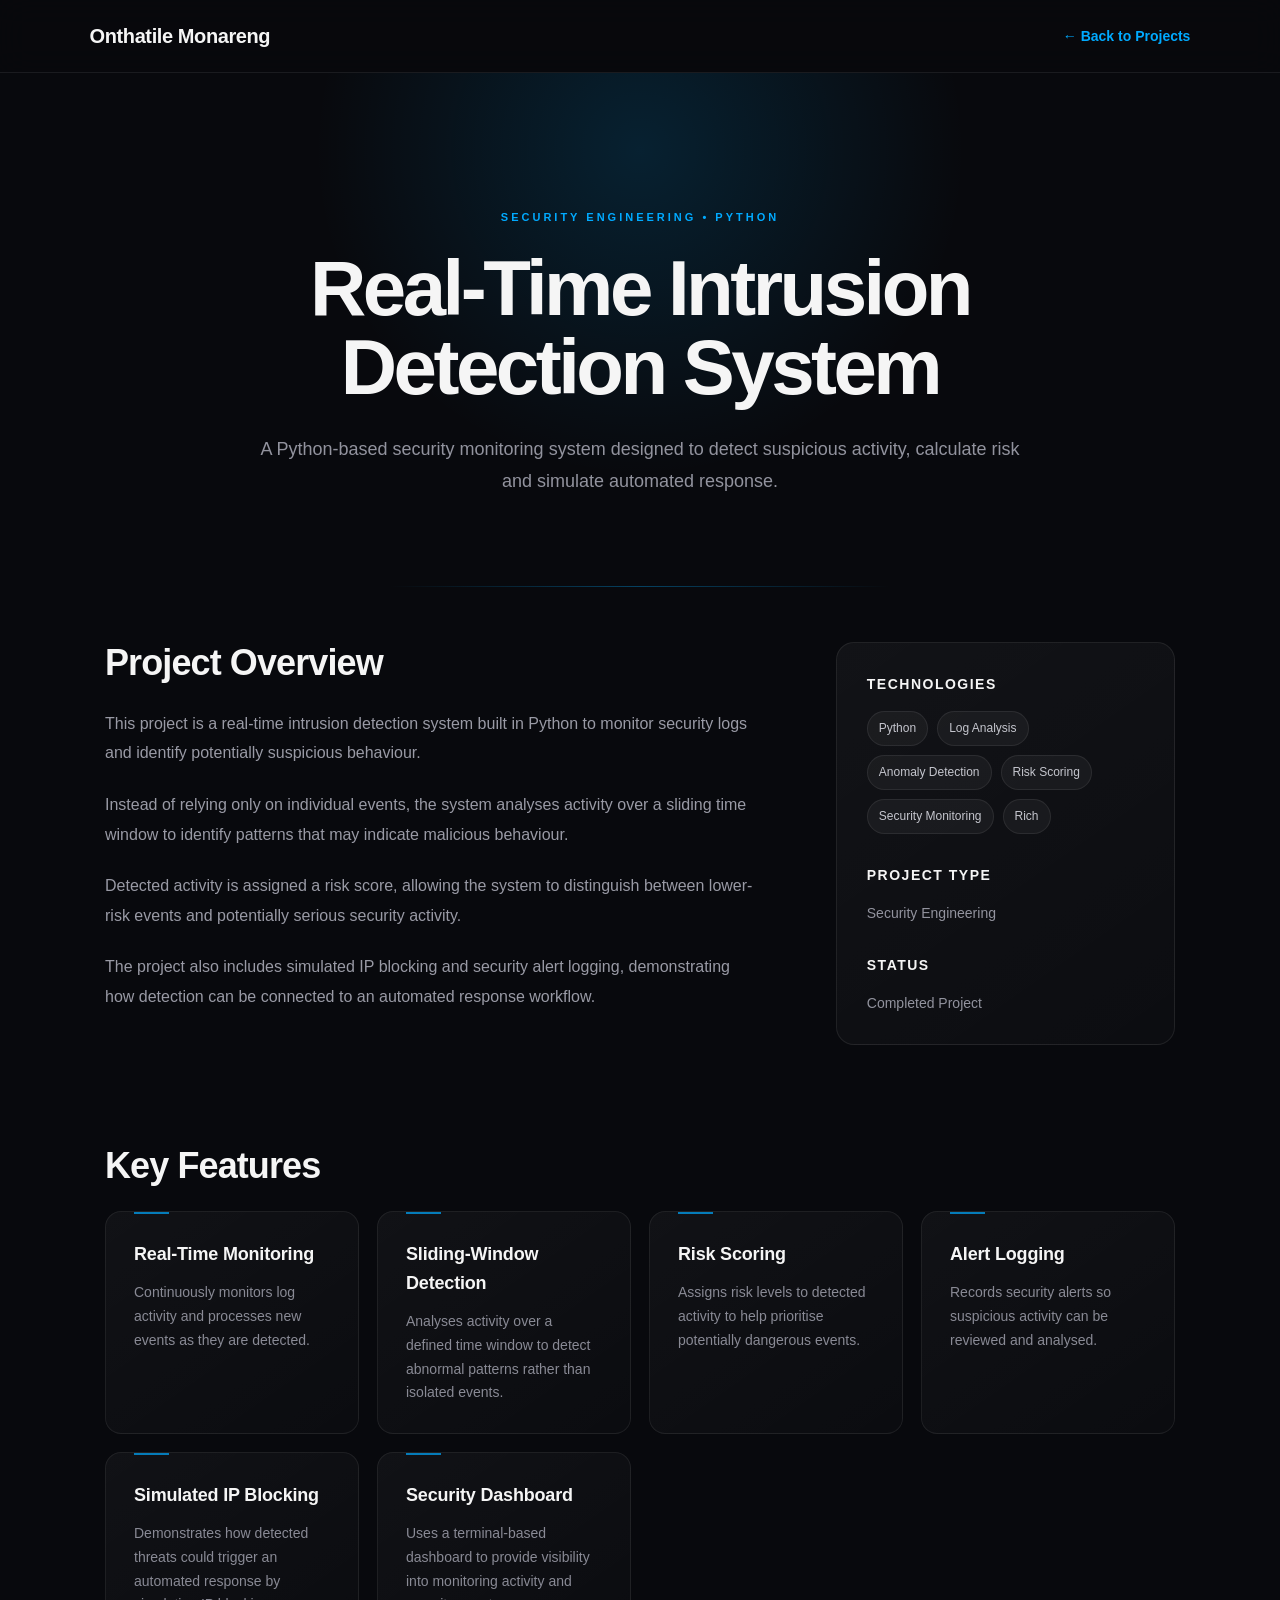
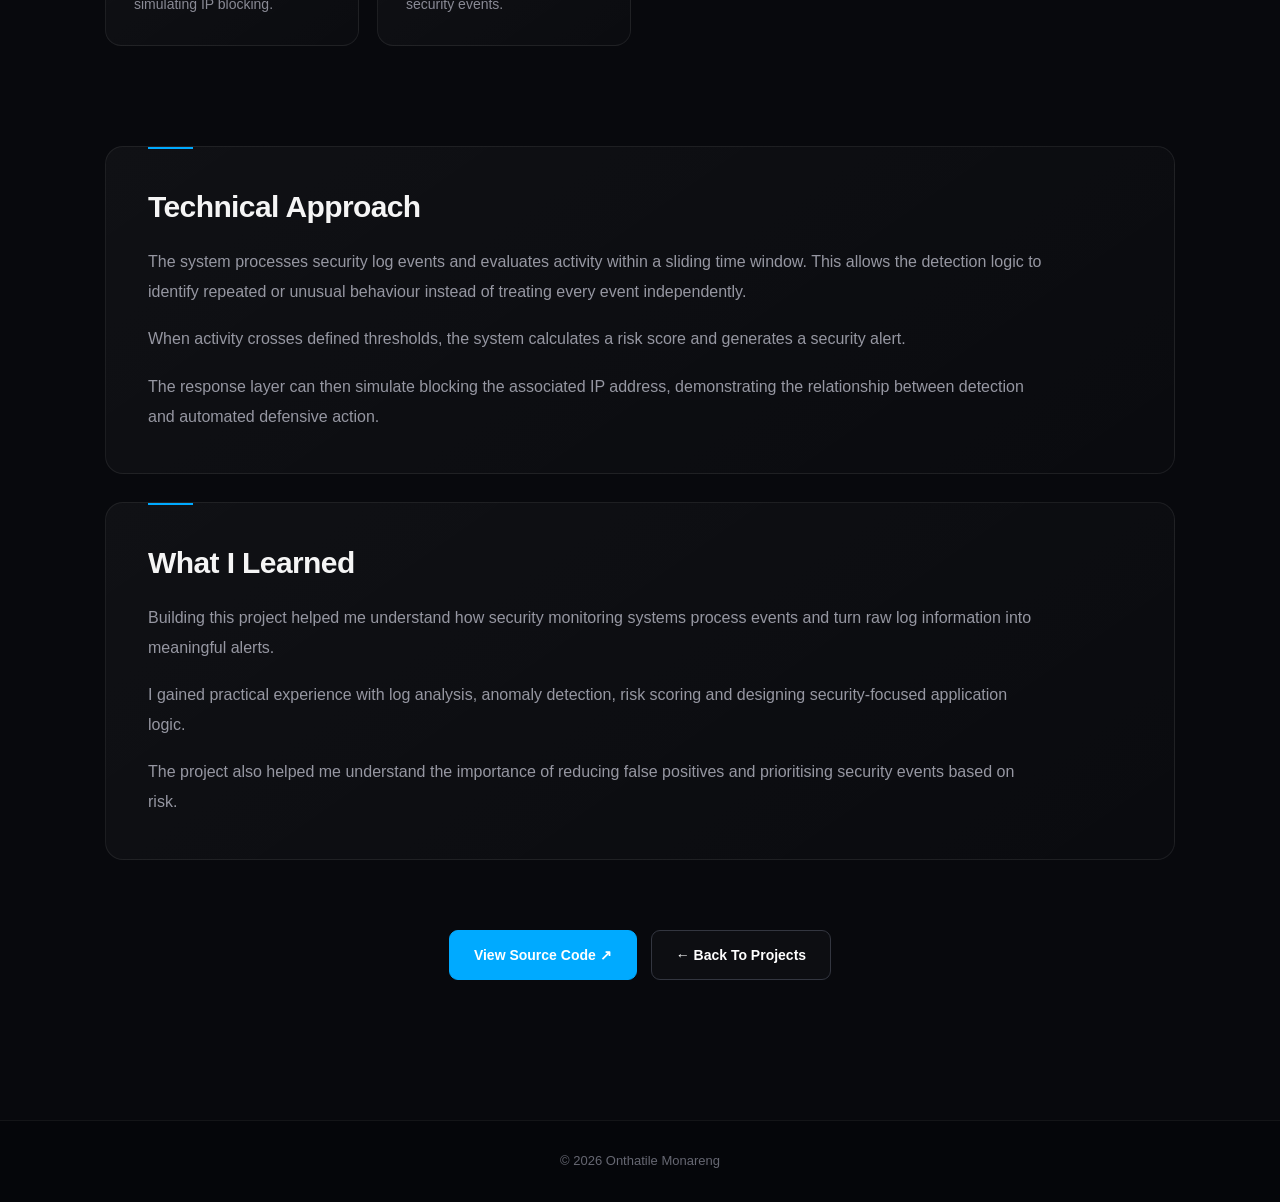
<file: project-ids.html>
<!DOCTYPE html>
<html lang="en">

<head>

    <meta charset="UTF-8">

    <meta name="viewport" content="width=device-width, initial-scale=1.0">

    <meta
        name="description"
        content="Real-Time Intrusion Detection System built by Onthatile Monareng using Python, anomaly detection, log analysis and risk scoring."
    >

    <title>Real-Time Intrusion Detection System | Onthatile Monareng</title>

    <link rel="stylesheet" href="project-details.css">

</head>


<body>

    <!-- =================================================
         NAVIGATION
    ================================================== -->

    <nav class="project-nav">

        <div class="logo">
            Onthatile Monareng
        </div>

        <a
            href="index.html#projects"
            class="back-button">

            ← Back to Projects

        </a>

    </nav>


    <!-- =================================================
         HERO
    ================================================== -->

    <header class="project-hero">

        <p class="project-label">
            SECURITY ENGINEERING • PYTHON
        </p>

        <h1>
            Real-Time Intrusion Detection System
        </h1>

        <p class="project-subtitle">

            A Python-based security monitoring system
            designed to detect suspicious activity,
            calculate risk and simulate automated response.

        </p>

    </header>


    <main class="project-container">

        <!-- =================================================
             OVERVIEW
        ================================================== -->

        <div class="project-info-grid">


            <div class="project-info">

                <h2>
                    Project Overview
                </h2>


                <p>

                    This project is a real-time intrusion detection
                    system built in Python to monitor security logs
                    and identify potentially suspicious behaviour.

                </p>


                <p>

                    Instead of relying only on individual events,
                    the system analyses activity over a sliding
                    time window to identify patterns that may
                    indicate malicious behaviour.

                </p>


                <p>

                    Detected activity is assigned a risk score,
                    allowing the system to distinguish between
                    lower-risk events and potentially serious
                    security activity.

                </p>


                <p>

                    The project also includes simulated IP
                    blocking and security alert logging,
                    demonstrating how detection can be connected
                    to an automated response workflow.

                </p>

            </div>


            <!-- =================================================
                 SIDEBAR
            ================================================== -->

            <aside class="project-sidebar">

                <h3>
                    Technologies
                </h3>


                <div class="tech-list">

                    <span>Python</span>

                    <span>Log Analysis</span>

                    <span>Anomaly Detection</span>

                    <span>Risk Scoring</span>

                    <span>Security Monitoring</span>

                    <span>Rich</span>

                </div>


                <h3>
                    Project Type
                </h3>

                <p>
                    Security Engineering
                </p>


                <h3>
                    Status
                </h3>

                <p>
                    Completed Project
                </p>

            </aside>

        </div>


        <!-- =================================================
             KEY FEATURES
        ================================================== -->

        <section class="features">

            <h2>
                Key Features
            </h2>


            <div class="feature-grid">


                <div class="feature">

                    <h3>
                        Real-Time Monitoring
                    </h3>

                    <p>

                        Continuously monitors log activity
                        and processes new events as they
                        are detected.

                    </p>

                </div>


                <div class="feature">

                    <h3>
                        Sliding-Window Detection
                    </h3>

                    <p>

                        Analyses activity over a defined
                        time window to detect abnormal
                        patterns rather than isolated events.

                    </p>

                </div>


                <div class="feature">

                    <h3>
                        Risk Scoring
                    </h3>

                    <p>

                        Assigns risk levels to detected
                        activity to help prioritise
                        potentially dangerous events.

                    </p>

                </div>


                <div class="feature">

                    <h3>
                        Alert Logging
                    </h3>

                    <p>

                        Records security alerts so suspicious
                        activity can be reviewed and analysed.

                    </p>

                </div>


                <div class="feature">

                    <h3>
                        Simulated IP Blocking
                    </h3>

                    <p>

                        Demonstrates how detected threats
                        could trigger an automated response
                        by simulating IP blocking.

                    </p>

                </div>


                <div class="feature">

                    <h3>
                        Security Dashboard
                    </h3>

                    <p>

                        Uses a terminal-based dashboard to
                        provide visibility into monitoring
                        activity and security events.

                    </p>

                </div>

            </div>

        </section>


        <!-- =================================================
             TECHNICAL APPROACH
        ================================================== -->

        <section class="learning">

            <h2>
                Technical Approach
            </h2>


            <p>

                The system processes security log events and
                evaluates activity within a sliding time window.
                This allows the detection logic to identify
                repeated or unusual behaviour instead of
                treating every event independently.

            </p>


            <p>

                When activity crosses defined thresholds,
                the system calculates a risk score and generates
                a security alert.

            </p>


            <p>

                The response layer can then simulate blocking
                the associated IP address, demonstrating the
                relationship between detection and automated
                defensive action.

            </p>

        </section>


        <!-- =================================================
             WHAT I LEARNED
        ================================================== -->

        <section class="learning">

            <h2>
                What I Learned
            </h2>


            <p>

                Building this project helped me understand how
                security monitoring systems process events and
                turn raw log information into meaningful alerts.

            </p>


            <p>

                I gained practical experience with log analysis,
                anomaly detection, risk scoring and designing
                security-focused application logic.

            </p>


            <p>

                The project also helped me understand the
                importance of reducing false positives and
                prioritising security events based on risk.

            </p>

        </section>


        <!-- =================================================
             PROJECT LINKS
        ================================================== -->

        <div class="project-buttons">

            <a
                href="https://github.com/Taunku/real-time-intrusion-detection"
                target="_blank"
                rel="noopener noreferrer"
                class="btn btn-primary">

                View Source Code ↗

            </a>


            <a
                href="index.html#projects"
                class="btn btn-secondary">

                ← Back To Projects

            </a>

        </div>


    </main>


    <!-- =================================================
         FOOTER
    ================================================== -->

    <footer class="project-footer">

        © 2026 Onthatile Monareng

    </footer>


    <script src="script.js"></script>


</body>

</html>
</file>
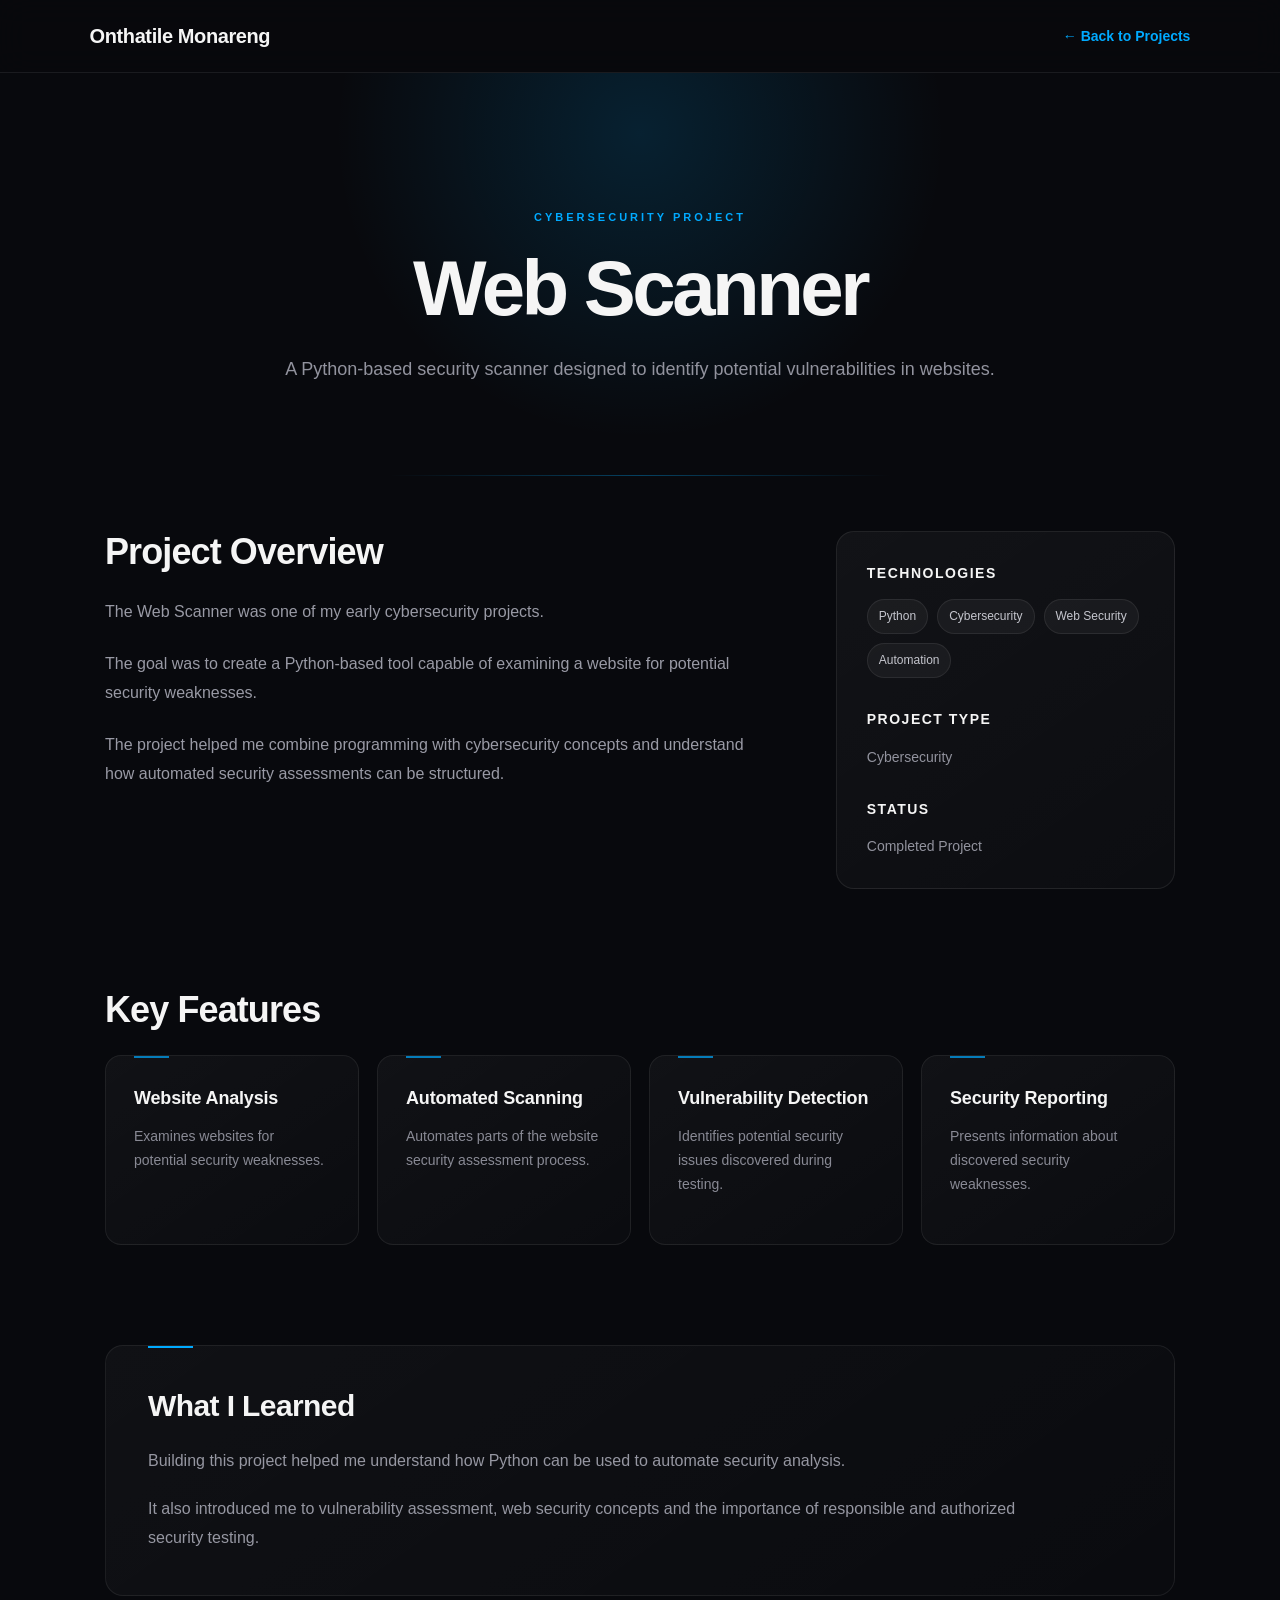
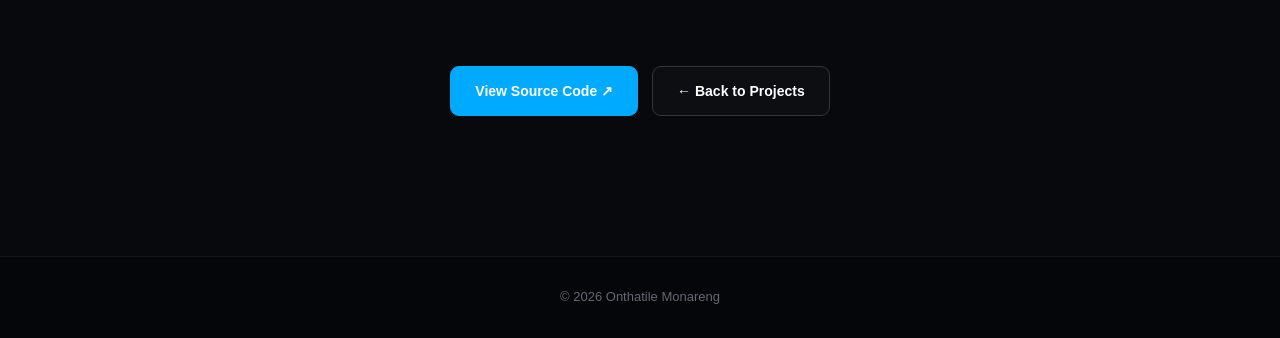
<file: project-scanner.html>
<!DOCTYPE html>

<html lang="en">

<head>

    <meta charset="UTF-8">

    <meta name="viewport" content="width=device-width, initial-scale=1.0">

    <meta name="description"
        content="Web Scanner cybersecurity project built by Onthatile Monareng using Python and automated web security analysis.">

    <title>Web Scanner | Onthatile Monareng</title>

    <link rel="stylesheet" href="project-details.css">

</head>

<body>

    <!-- =================================================
     NAVIGATION
================================================== -->

    <nav class="project-nav">

        <div class="logo">
            Onthatile Monareng
        </div>

        <a href="index.html#projects" class="back-button">

            ← Back to Projects

        </a>

    </nav>


    <!-- =================================================
     HERO
================================================== -->

    <header class="project-hero">

        <p class="project-label">
            CYBERSECURITY PROJECT
        </p>

        <h1>
            Web Scanner
        </h1>

        <p class="project-subtitle">

            A Python-based security scanner designed
            to identify potential vulnerabilities
            in websites.

        </p>

    </header>


    <main class="project-container">


        <!-- =================================================
         PROJECT OVERVIEW
    ================================================== -->

        <div class="project-info-grid">

            <div class="project-info">

                <h2>
                    Project Overview
                </h2>

                <p>

                    The Web Scanner was one of my early
                    cybersecurity projects.

                </p>

                <p>

                    The goal was to create a Python-based
                    tool capable of examining a website
                    for potential security weaknesses.

                </p>

                <p>

                    The project helped me combine programming
                    with cybersecurity concepts and understand
                    how automated security assessments can be
                    structured.

                </p>

            </div>


            <aside class="project-sidebar">

                <h3>
                    Technologies
                </h3>

                <div class="tech-list">

                    <span>Python</span>

                    <span>Cybersecurity</span>

                    <span>Web Security</span>

                    <span>Automation</span>

                </div>


                <h3>
                    Project Type
                </h3>

                <p>
                    Cybersecurity
                </p>


                <h3>
                    Status
                </h3>

                <p>
                    Completed Project
                </p>

            </aside>

        </div>


        <!-- =================================================
         KEY FEATURES
    ================================================== -->

        <section class="features">

            <h2>
                Key Features
            </h2>

            <div class="feature-grid">


                <div class="feature">

                    <h3>
                        Website Analysis
                    </h3>

                    <p>

                        Examines websites for potential
                        security weaknesses.

                    </p>

                </div>


                <div class="feature">

                    <h3>
                        Automated Scanning
                    </h3>

                    <p>

                        Automates parts of the website
                        security assessment process.

                    </p>

                </div>


                <div class="feature">

                    <h3>
                        Vulnerability Detection
                    </h3>

                    <p>

                        Identifies potential security
                        issues discovered during testing.

                    </p>

                </div>


                <div class="feature">

                    <h3>
                        Security Reporting
                    </h3>

                    <p>

                        Presents information about
                        discovered security weaknesses.

                    </p>

                </div>

            </div>

        </section>


        <!-- =================================================
         WHAT I LEARNED
    ================================================== -->

        <section class="learning">

            <h2>
                What I Learned
            </h2>

            <p>

                Building this project helped me understand
                how Python can be used to automate security
                analysis.

            </p>

            <p>

                It also introduced me to vulnerability
                assessment, web security concepts and the
                importance of responsible and authorized
                security testing.

            </p>

        </section>


        <!-- =================================================
         PROJECT LINKS
    ================================================== -->

        <div class="project-buttons">

            <a href="https://github.com/Taunku/VulnerabilityScanner"
                target="_blank"
                rel="noopener noreferrer"
                class="btn btn-primary">

                View Source Code ↗

            </a>


            <a href="index.html#projects" class="btn btn-secondary">

                ← Back to Projects

            </a>

        </div>


    </main>


    <!-- =================================================
     FOOTER
================================================== -->

    <footer class="project-footer">

        © 2026 Onthatile Monareng

    </footer>


    <script src="script.js"></script>

</body>

</html>
</file>
<file: project-details.css>
/* =====================================================
   PROJECT DETAILS PAGE
===================================================== */

* {
    margin: 0;
    padding: 0;
    box-sizing: border-box;
}

html {
    scroll-behavior: smooth;
}

body {
    font-family: Arial, Helvetica, sans-serif;
    background: #08090d;
    color: #f5f5f5;
    line-height: 1.6;
}

a {
    text-decoration: none;
    color: inherit;
}


/* =====================================================
   NAVIGATION
===================================================== */

.project-nav {
    position: sticky;
    top: 0;
    z-index: 1000;

    display: flex;
    justify-content: space-between;
    align-items: center;

    padding: 20px 7%;

    background: rgba(8, 9, 13, 0.88);
    backdrop-filter: blur(15px);

    border-bottom: 1px solid rgba(255, 255, 255, 0.08);
}

.project-nav .logo {
    font-size: 20px;
    font-weight: 700;
    letter-spacing: -0.02em;
}

.back-button {
    display: inline-flex;
    align-items: center;

    color: #00aaff;
    font-size: 14px;
    font-weight: 600;

    transition:
        transform 0.25s ease,
        opacity 0.25s ease;
}

.back-button:hover {
    transform: translateX(-5px);
    opacity: 0.8;
}


/* =====================================================
   HERO
===================================================== */

.project-hero {
    position: relative;

    padding: 130px 20px 90px;

    text-align: center;

    overflow: hidden;

    background:
        radial-gradient(
            circle at 50% 15%,
            rgba(0, 170, 255, 0.15),
            transparent 42%
        );
}

.project-hero::after {
    content: "";

    position: absolute;
    left: 50%;
    bottom: 0;

    width: 500px;
    height: 1px;

    transform: translateX(-50%);

    background: linear-gradient(
        90deg,
        transparent,
        rgba(0, 170, 255, 0.35),
        transparent
    );
}

.project-label {
    display: inline-block;

    margin-bottom: 22px;

    color: #00aaff;

    font-size: 11px;
    font-weight: 800;

    letter-spacing: 3px;
    text-transform: uppercase;
}

.project-hero h1 {
    max-width: 1000px;

    margin: 0 auto 25px;

    font-size: clamp(44px, 7vw, 78px);

    line-height: 1.02;
    letter-spacing: -0.045em;
}

.project-subtitle {
    max-width: 780px;

    margin: auto;

    color: #92939e;

    font-size: 18px;
    line-height: 1.8;
}


/* =====================================================
   MAIN CONTENT
===================================================== */

.project-container {
    max-width: 1120px;

    margin: auto;

    padding: 55px 25px 110px;
}


/* =====================================================
   MAIN PROJECT IMAGE
===================================================== */

.main-project-image {
    width: 100%;
    height: 580px;

    display: block;

    object-fit: cover;

    border-radius: 20px;

    border: 1px solid rgba(255, 255, 255, 0.1);

    background: #11121a;

    box-shadow:
        0 30px 80px rgba(0, 0, 0, 0.4);

    margin-bottom: 95px;

    transition:
        transform 0.35s ease,
        border-color 0.35s ease;
}

.main-project-image:hover {
    transform: translateY(-3px);

    border-color: rgba(0, 170, 255, 0.25);
}


/* =====================================================
   PROJECT INFORMATION
===================================================== */

.project-info-grid {
    display: grid;

    grid-template-columns: minmax(0, 1.45fr) minmax(260px, 0.75fr);

    gap: 75px;

    margin-bottom: 100px;
}

.project-info h2,
.features h2,
.gallery h2 {
    margin-bottom: 25px;

    font-size: 36px;

    line-height: 1.15;

    letter-spacing: -0.025em;
}

.project-info p {
    color: #999aa5;

    font-size: 16px;

    line-height: 1.85;

    margin-bottom: 22px;
}


/* =====================================================
   SIDEBAR
===================================================== */

.project-sidebar {
    height: fit-content;

    padding: 30px;

    background:
        linear-gradient(
            145deg,
            rgba(255, 255, 255, 0.045),
            rgba(255, 255, 255, 0.018)
        );

    border: 1px solid rgba(255, 255, 255, 0.08);

    border-radius: 18px;

    position: sticky;
    top: 100px;
}

.project-sidebar h3 {
    margin-bottom: 15px;

    font-size: 14px;

    color: #f5f5f5;

    text-transform: uppercase;

    letter-spacing: 1.5px;
}

.project-sidebar h3:not(:first-child) {
    margin-top: 30px;
}

.project-sidebar > p {
    color: #92939e;

    font-size: 14px;
}

.tech-list {
    display: flex;

    flex-wrap: wrap;

    gap: 9px;
}

.tech-list span {
    padding: 7px 11px;

    background: rgba(255, 255, 255, 0.045);

    border: 1px solid rgba(255, 255, 255, 0.08);

    border-radius: 999px;

    color: #c5c6ce;

    font-size: 12px;

    transition:
        border-color 0.2s ease,
        background 0.2s ease;
}

.tech-list span:hover {
    background: rgba(0, 170, 255, 0.06);

    border-color: rgba(0, 170, 255, 0.3);
}


/* =====================================================
   FEATURES
===================================================== */

.features {
    margin-bottom: 100px;
}

.feature-grid {
    display: grid;

    grid-template-columns:
        repeat(
            auto-fit,
            minmax(250px, 1fr)
        );

    gap: 18px;
}

.feature {
    position: relative;

    min-height: 190px;

    padding: 28px;

    background:
        linear-gradient(
            145deg,
            rgba(255, 255, 255, 0.04),
            rgba(255, 255, 255, 0.015)
        );

    border: 1px solid rgba(255, 255, 255, 0.07);

    border-radius: 16px;

    transition:
        transform 0.3s ease,
        border-color 0.3s ease,
        background 0.3s ease;
}

.feature::before {
    content: "";

    position: absolute;

    top: 0;
    left: 28px;

    width: 35px;
    height: 2px;

    background: #00aaff;

    opacity: 0.7;
}

.feature:hover {
    transform: translateY(-5px);

    border-color: rgba(0, 170, 255, 0.3);

    background:
        linear-gradient(
            145deg,
            rgba(0, 170, 255, 0.055),
            rgba(255, 255, 255, 0.018)
        );
}

.feature h3 {
    margin-bottom: 12px;

    font-size: 18px;

    letter-spacing: -0.01em;
}

.feature p {
    color: #898a95;

    font-size: 14px;

    line-height: 1.7;
}


/* =====================================================
   GALLERY
===================================================== */

.gallery {
    margin-bottom: 100px;
}

.gallery-grid {
    display: grid;

    grid-template-columns: 1fr 1fr;

    gap: 20px;
}

.gallery-grid img {
    width: 100%;
    height: 320px;

    object-fit: cover;

    border-radius: 16px;

    border: 1px solid rgba(255, 255, 255, 0.08);

    cursor: pointer;

    transition:
        transform 0.3s ease,
        border-color 0.3s ease,
        box-shadow 0.3s ease;
}

.gallery-grid img:hover {
    transform: translateY(-4px);

    border-color: rgba(0, 170, 255, 0.35);

    box-shadow:
        0 18px 45px rgba(0, 0, 0, 0.3);
}


/* =====================================================
   LEARNING / TECHNICAL CHALLENGES
===================================================== */

.learning {
    position: relative;

    padding: 42px;

    margin-bottom: 28px;

    background:
        linear-gradient(
            145deg,
            rgba(255, 255, 255, 0.035),
            rgba(255, 255, 255, 0.012)
        );

    border: 1px solid rgba(255, 255, 255, 0.07);

    border-radius: 18px;
}

.learning::before {
    content: "";

    position: absolute;

    top: 0;
    left: 42px;

    width: 45px;
    height: 2px;

    background: #00aaff;
}

.learning h2 {
    margin-bottom: 22px;

    font-size: 30px;

    line-height: 1.2;

    letter-spacing: -0.02em;
}

.learning p {
    max-width: 900px;

    color: #9697a2;

    font-size: 16px;

    line-height: 1.85;

    margin-bottom: 18px;
}

.learning p:last-child {
    margin-bottom: 0;
}


/* =====================================================
   BUTTONS
===================================================== */

.project-buttons {
    display: flex;

    justify-content: center;
    align-items: center;

    flex-wrap: wrap;

    gap: 14px;

    margin-top: 70px;

    margin-bottom: 30px;
}

.btn {
    display: inline-flex;

    justify-content: center;
    align-items: center;

    min-width: 175px;

    padding: 13px 24px;

    border-radius: 9px;

    font-size: 14px;

    font-weight: 600;

    transition:
        transform 0.25s ease,
        background 0.25s ease,
        border-color 0.25s ease;
}

.btn:hover {
    transform: translateY(-3px);
}

.btn-primary {
    background: #00aaff;

    color: #ffffff;

    border: 1px solid #00aaff;
}

.btn-primary:hover {
    background: #008fd4;

    border-color: #008fd4;
}

.btn-secondary {
    background: rgba(255, 255, 255, 0.02);

    border: 1px solid #333640;

    color: #ffffff;
}

.btn-secondary:hover {
    border-color: #00aaff;

    background: rgba(0, 170, 255, 0.05);
}


/* =====================================================
   PRIVATE REPOSITORY BUTTON
===================================================== */

.project-buttons .btn-secondary[href="#"] {
    cursor: default;

    opacity: 0.7;
}


/* =====================================================
   FOOTER
===================================================== */

.project-footer {
    padding: 30px;

    text-align: center;

    background: #05060a;

    border-top: 1px solid rgba(255, 255, 255, 0.06);

    color: #666772;

    font-size: 13px;
}


/* =====================================================
   LIGHTBOX
===================================================== */

.lightbox {
    position: fixed;

    inset: 0;

    z-index: 9999;

    display: flex;

    justify-content: center;
    align-items: center;

    padding: 40px;

    background: rgba(0, 0, 0, 0.94);

    opacity: 0;

    visibility: hidden;

    transition:
        opacity 0.3s ease,
        visibility 0.3s ease;
}

.lightbox.active {
    opacity: 1;

    visibility: visible;
}

.lightbox img {
    max-width: 95%;
    max-height: 90vh;

    object-fit: contain;

    border-radius: 10px;

    box-shadow:
        0 25px 100px rgba(0, 0, 0, 0.6);
}

.lightbox-close {
    position: absolute;

    top: 20px;
    right: 28px;

    width: 45px;
    height: 45px;

    border: 1px solid rgba(255, 255, 255, 0.1);

    border-radius: 50%;

    background: rgba(255, 255, 255, 0.05);

    color: white;

    font-size: 30px;

    line-height: 1;

    cursor: pointer;

    transition:
        background 0.2s ease,
        border-color 0.2s ease;
}

.lightbox-close:hover {
    background: rgba(255, 255, 255, 0.1);

    border-color: rgba(0, 170, 255, 0.4);
}


/* =====================================================
   MOBILE — TABLET
===================================================== */

@media (max-width: 800px) {

    .project-info-grid {
        grid-template-columns: 1fr;

        gap: 40px;
    }

    .project-sidebar {
        position: static;
    }

    .main-project-image {
        height: 400px;
    }

    .gallery-grid {
        grid-template-columns: 1fr;
    }

}


/* =====================================================
   MOBILE — PHONE
===================================================== */

@media (max-width: 600px) {

    .project-nav {
        padding: 17px 5%;
    }

    .project-nav .logo {
        font-size: 17px;
    }

    .back-button {
        font-size: 12px;
    }

    .project-hero {
        padding: 90px 20px 65px;
    }

    .project-hero h1 {
        font-size: clamp(40px, 13vw, 58px);
    }

    .project-subtitle {
        font-size: 16px;

        line-height: 1.7;
    }

    .project-container {
        padding: 35px 20px 75px;
    }

    .main-project-image {
        height: 250px;

        border-radius: 14px;

        margin-bottom: 60px;
    }

    .project-info h2,
    .features h2,
    .gallery h2 {
        font-size: 29px;
    }

    .feature-grid {
        grid-template-columns: 1fr;
    }

    .feature {
        min-height: auto;
    }

    .gallery-grid {
        grid-template-columns: 1fr;
    }

    .gallery-grid img {
        height: 250px;
    }

    .learning {
        padding: 30px 25px;
    }

    .learning::before {
        left: 25px;
    }

    .learning h2 {
        font-size: 26px;
    }

    .project-buttons {
        flex-direction: column;

        align-items: stretch;

        margin-top: 50px;
    }

    .btn {
        width: 100%;
    }

    .lightbox {
        padding: 20px;
    }

}
</file>
